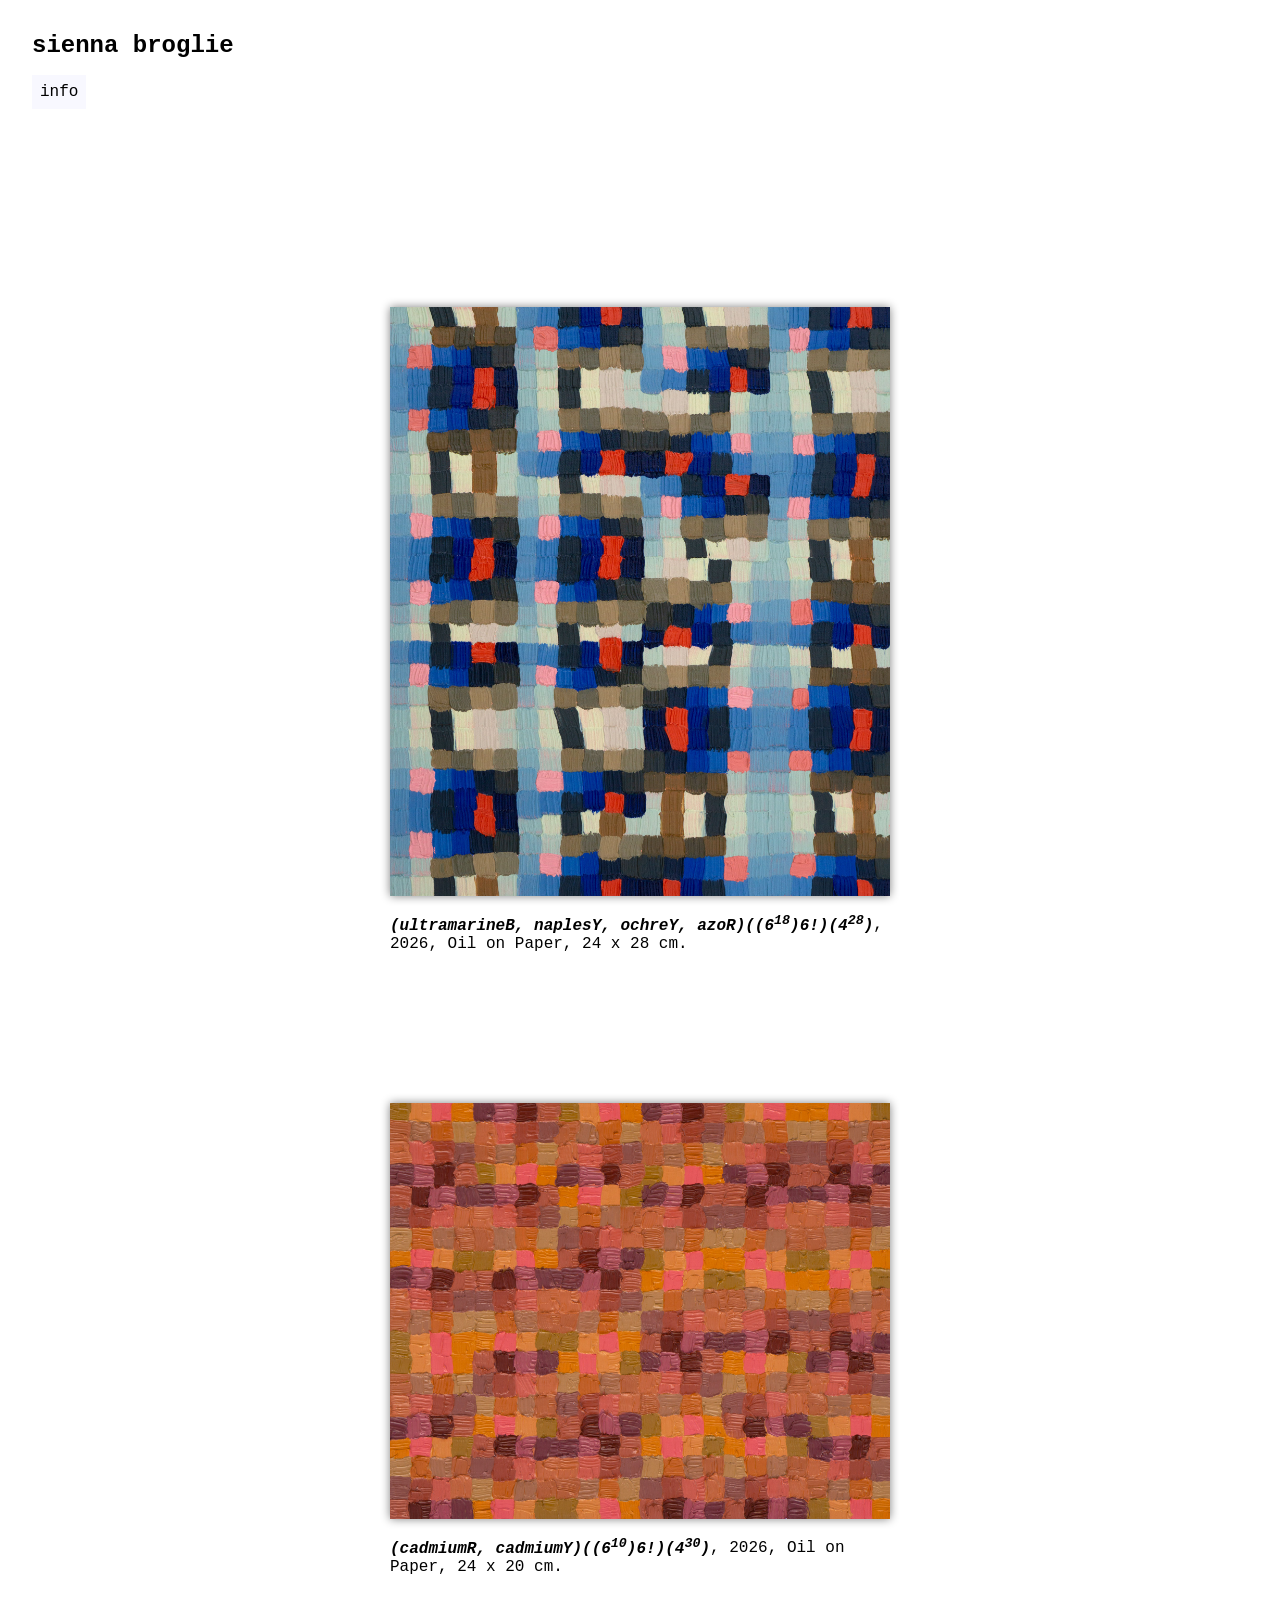
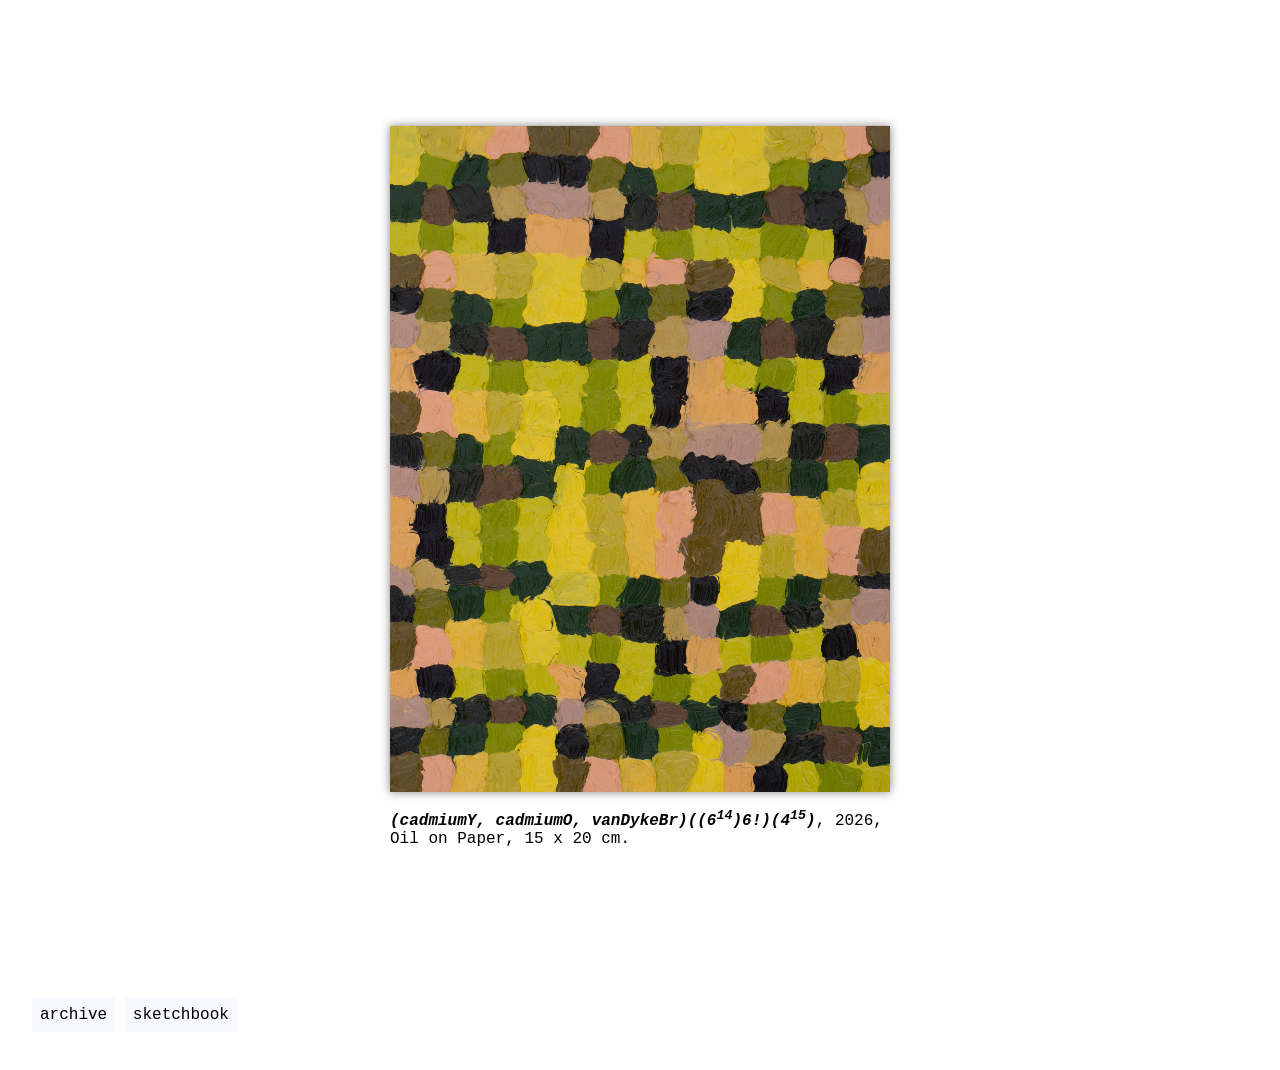
<file: index.html>
<!DOCTYPE html>
<html lang="en">
<head>
    <meta charset="UTF-8">
    <meta name="viewport" content="width=device-width, initial-scale=1.0">
    <link rel="stylesheet" href="styles.css">
    <title>Sienna Broglie</title>
</head>
<body class="work">
    <h2>sienna broglie</h1>
    <div class="menu-buttons">
        <!-- <button class="work" onclick="window.location.href='./documents/siennaBroglie_cv.pdf'">cv</button> -->
        <!-- <button class="work" onclick="window.location.href=''">artist statement</button> -->
        <!-- <button class="work" onclick="window.location.href='./pages/writings.html'">writings</button> -->
        <button class="work" onclick="window.location.href='./pages/info.html'">info</button>
    </div>
    <h1 class="invisible">Sienna Broglie Artwork</h1>
    <div class="image-container">
        <figure>
            <img class="scaled clickable-image shadow" src="./images/siennaBroglie_(ultramarineB, naplesY, ochreY, azoR).jpg" alt="(ultramarineB, naplesY, ochreY, azoR)((6^18)6!)(4^28), 2026, Oil on Paper, 24 x 28 cm.">
            <figcaption><i><b>(ultramarineB, naplesY, ochreY, azoR)((6<sup>18</sup>)6!)(4<sup>28</sup>)</i></b>, 2026, Oil on Paper, 24 x 28 cm.</figcaption>
        </figure>
        <figure>
            <img class="scaled clickable-image shadow" src="./images/siennaBroglie_(cadmiumR, cadmiumY).jpg" alt="(cadmiumR, cadmiumY)((6^10)6!)(4^30), 2026, Oil on Paper, 24 x 20 cm.">
            <figcaption><i><b>(cadmiumR, cadmiumY)((6<sup>10</sup>)6!)(4<sup>30</sup>)</i></b>, 2026, Oil on Paper, 24 x 20 cm.</figcaption>
        </figure>
        <figure>
            <img class="scaled clickable-image shadow" src="./images/siennaBroglie_(cadmiumY, cadmiumO, vanDykeBr).jpg" alt="(cadmiumY, cadmiumO, vanDykeBr)((6^14)6!)(4^15), 2026, Oil on Paper, 15 x 20 cm.">
            <figcaption><i><b>(cadmiumY, cadmiumO, vanDykeBr)((6<sup>14</sup>)6!)(4<sup>15</sup>)</i></b>, 2026, Oil on Paper, 15 x 20 cm.</figcaption>
        </figure>
    </div>
    <script>
        const images = document.querySelectorAll('.clickable-image');

        images.forEach(image => {
            image.addEventListener('click', function() {
                this.classList.toggle('enlarged');
            });
        });
    </script>
    <div class="standard">
        <button class="work" onclick="window.location.href='./pages/archive.html'">archive</button>
         <button class="work" onclick="window.location.href='./pages/sketchbook.html'">sketchbook</button>
    </div>
</body>
</html>
</file>
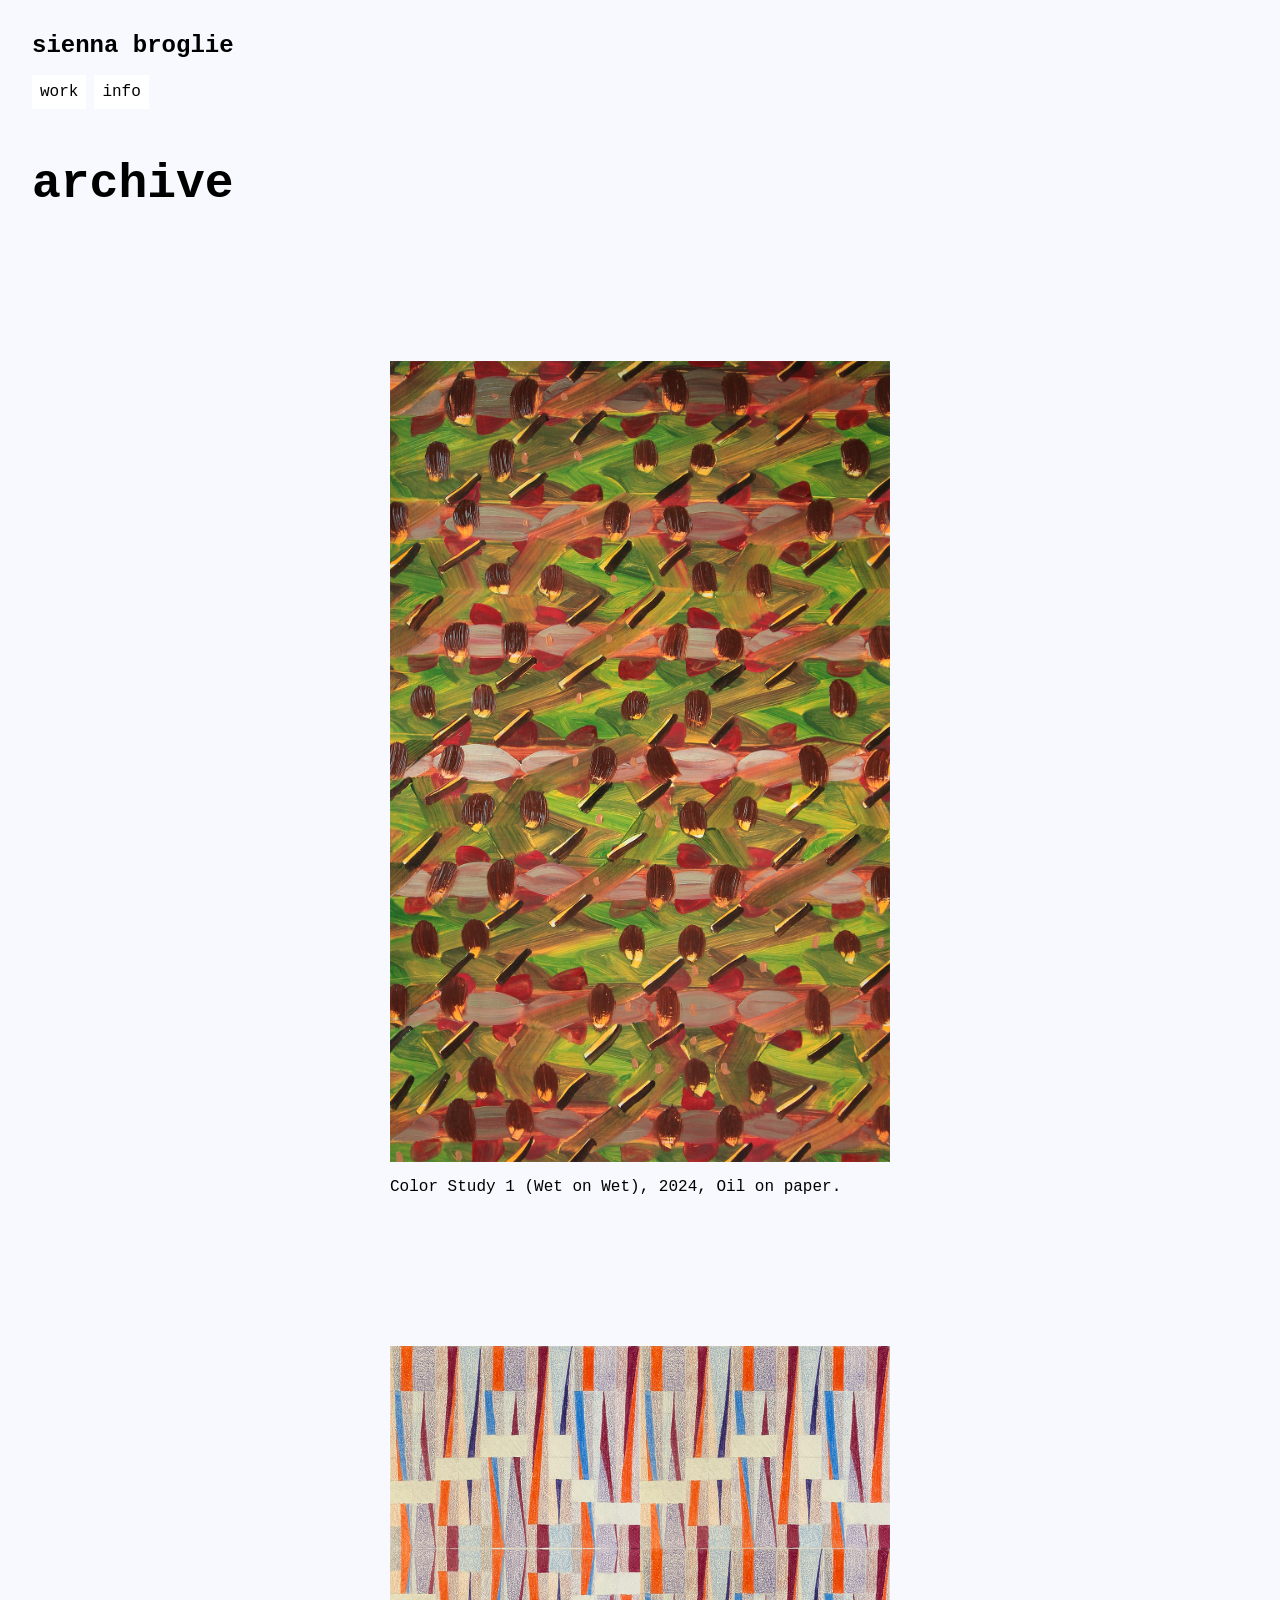
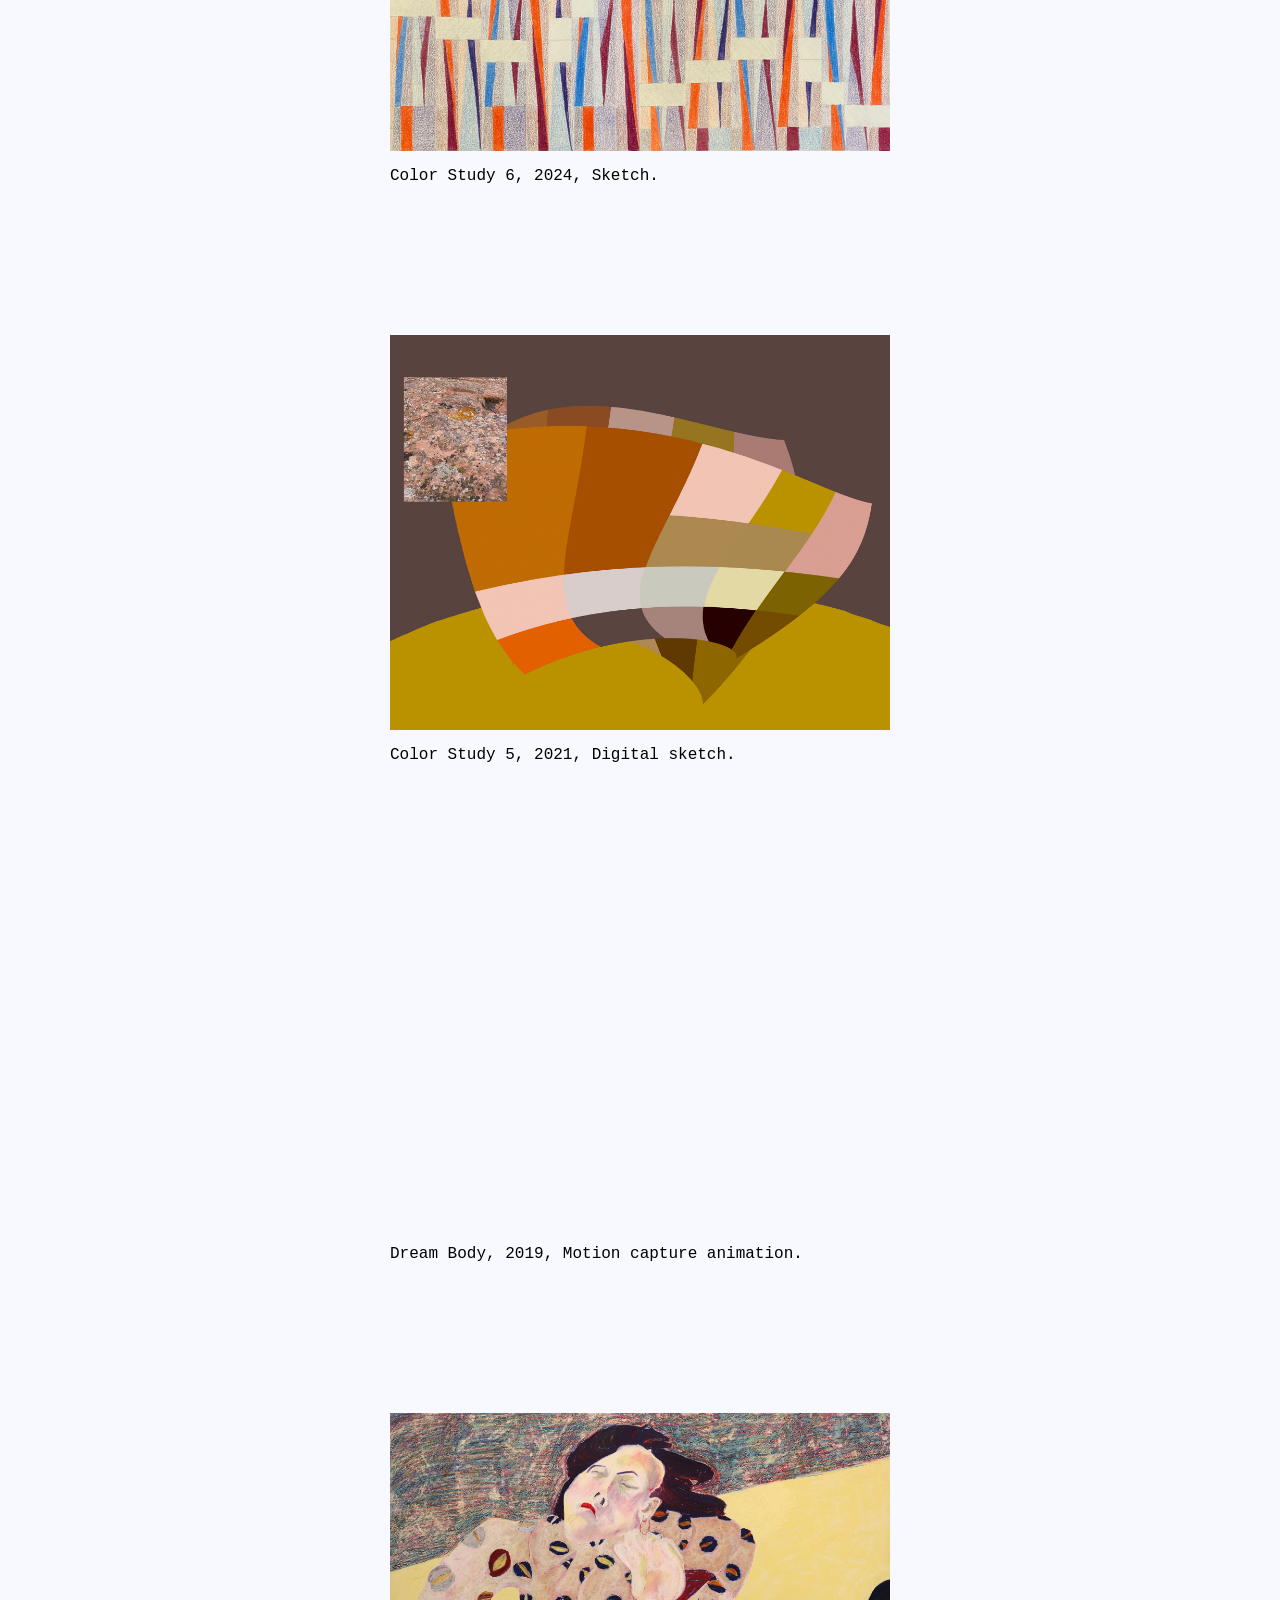
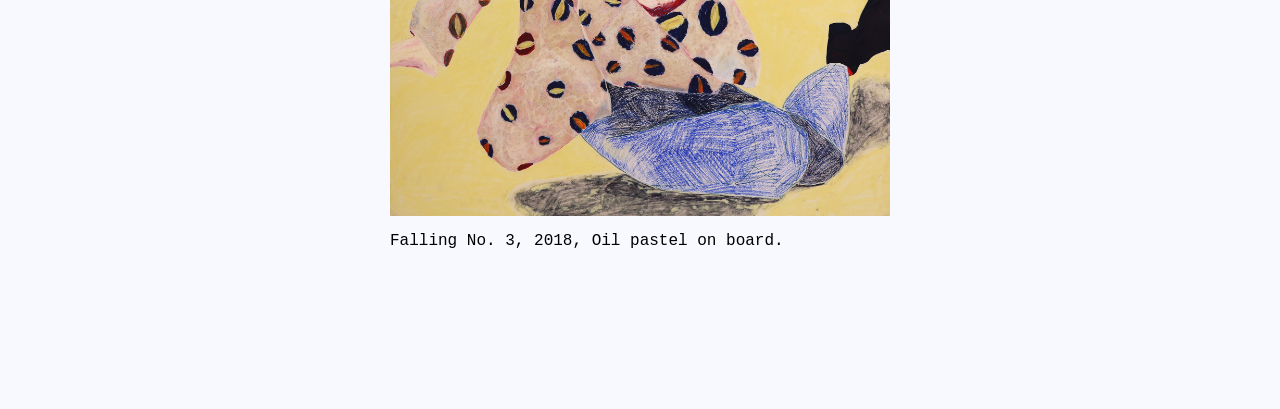
<file: pages/archive.html>
<!DOCTYPE html>
<html lang="en">
<head>
    <meta charset="UTF-8">
    <meta name="viewport" content="width=device-width, initial-scale=1.0">
    <link rel="stylesheet" href="../styles.css">
    <title>Archive | Sienna Broglie</title>
</head>
<body>
    <h2>sienna broglie</h2>
    <div class="menu-buttons">
        <button onclick="window.location.href='../index.html'">work</button>
        <!-- <button onclick="window.location.href='../documents/siennaBroglie_cv.pdf'">cv</button> -->
        <!-- <button onclick="window.location.href=''">artist statement</button> -->
        <!-- <button onclick="window.location.href='../pages/writings.html'">writings</button> -->
        <button onclick="window.location.href='../pages/info.html'">info</button>
    </div>
    <h1>archive</h1>
    <div class="image-container">
        <figure>
            <img class="scaled" src="../images/archive/siennaBroglie_colorStudyWet1-2024.jpg" alt="Color Study 1 (Wet on Wet), 2024, Oil on paper.">
            <figcaption>Color Study 1 (Wet on Wet), 2024, Oil on paper.</figcaption>
        </figure>
        <figure>
            <img class="scaled" src="../images/archive/siennaBroglie_colorStudy6-sketch.jpg" alt="Color Study 6, 2024, Sketch.">
            <figcaption>Color Study 6, 2024, Sketch.</figcaption>
        </figure>
        <figure>
            <img class="scaled" src="../images/archive/siennaBroglie_colorStudy5-2021.jpg" alt="Color Study 5, 2021, Digital sketch.">
            <figcaption>Color Study 5, 2021, Digital sketch.</figcaption>
        </figure>
        <figure>
            <iframe width="560" height="315" src="https://www.youtube.com/embed/yW1kDv7Im9c?si=hx1i54AlZeRil5bA" title="YouTube video player" frameborder="0" allow="accelerometer; autoplay; clipboard-write; encrypted-media; gyroscope; picture-in-picture; web-share" referrerpolicy="strict-origin-when-cross-origin" allowfullscreen alt="Dream Body video, motion capture animation, 2019"></iframe>
            <figcaption>Dream Body, 2019, Motion capture animation.</figcaption>
        </figure>
        <figure>
            <img class="scaled" src="../images/archive/siennaBroglie_FallingNo3-2018.jpg" alt="Falling No. 3, 2018, Oil pastel.">
            <figcaption>Falling No. 3, 2018, Oil pastel on board.</figcaption>
        </figure>
    </div>
</body>
</html>
</file>
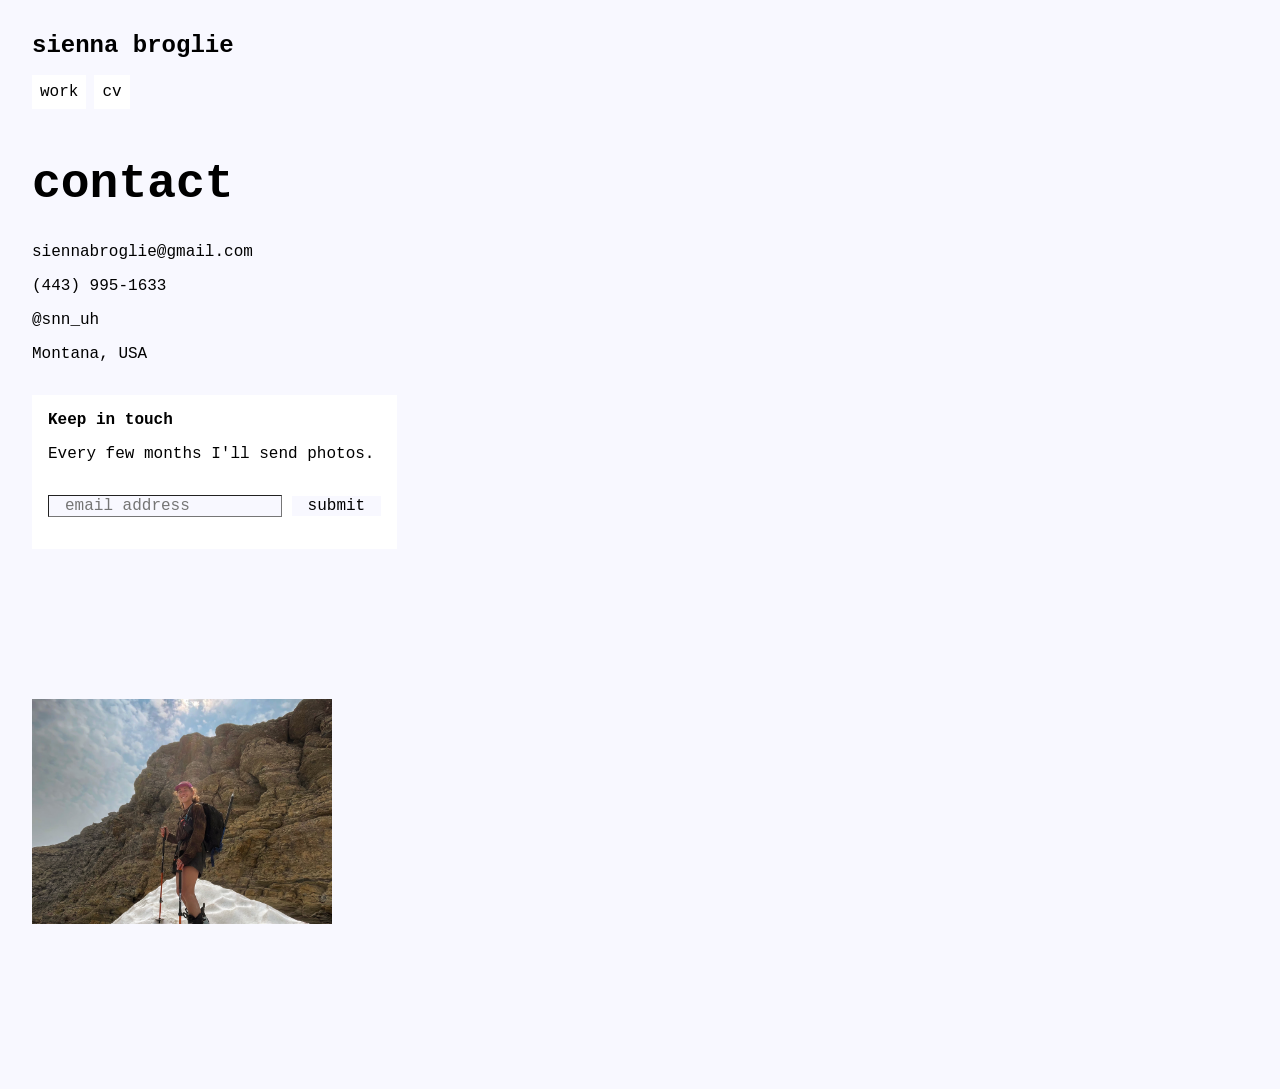
<file: pages/contact.html>
<!DOCTYPE html>
<html lang="en">
<head>
    <meta charset="UTF-8">
    <meta name="viewport" content="width=device-width, initial-scale=1.0">
    <link rel="stylesheet" href="../styles.css">
    <title>Contact | Sienna Broglie</title>
</head>
<body>
    <h2>sienna broglie</h2>
    <div class="menu-buttons">
        <button onclick="window.location.href='../index.html'">work</button>
        <button onclick="window.location.href='../documents/siennaBroglie_cv.pdf'">cv</button>
        <!-- <button onclick="window.location.href=''">artist statement</button> -->
        <!-- <button onclick="window.location.href='../pages/writings.html'">writings</button> -->
    </div>
    <h1>cont<!-- ignore -->act</h1>
    <div class="standard">
        <p>siennabroglie<!-- ignore -->@<!-- ignore -->gmail.com</p>
        <p>(443)<!-- ignore --> 995-<!-- ignore -->1633</p>
        <p>@<!-- ignore -->snn_<!-- ignore -->uh</p>
        <p>Montana, USA</p>
        </div>
    <div class="standard">
        <form id="email-form">
            <label>Keep in touch</label>
            <p>Every few months I'll send photos.</p>
            <input type="text" placeholder="email address" name="email" id="email">
            <input type="submit" value="submit"></input>
        </form>
    </div>
    <div id="response-message"></div>
    <script>
        const form = document.getElementById('email-form');
        const responseMessage = document.getElementById('response-message');

        form.addEventListener('submit', function(e) {
            e.preventDefault();

            const scriptURL = 'https://script.google.com/macros/s/AKfycbxdk7gcJB9ZP72Q2zbtLE38D4VvC12ZfFypO5H1pYulHud2YDajFIKQPt50U_HmV4r2/exec';
            const formData = new FormData(form);

            responseMessage.textContent = 'Submitting...';

            fetch(scriptURL, { method: 'POST', body: formData })
                .then(response => response.json())
                .then(data => {
                    if (data.result === 'success') {
                        responseMessage.textContent = 'Success. Your email was added to my list.';
                        form.reset();
                    } else {
                        throw new Error('Form submission failed');
                    }
                })
                .catch(error => {
                    console.error('Error!', error.message);
                    responseMessage.textContent = 'An error occurred. Please try again.';
                });
        })
    </script>
    <div>
        <figure>
            <img class="contact" src="../images/contact/siennaBroglie_contact.jpg" alt="Photo of Sienna standing on a patch of snow in the mountains on a sunny spring day.">
        </figure>
    </div>
</body>
</html>
</file>
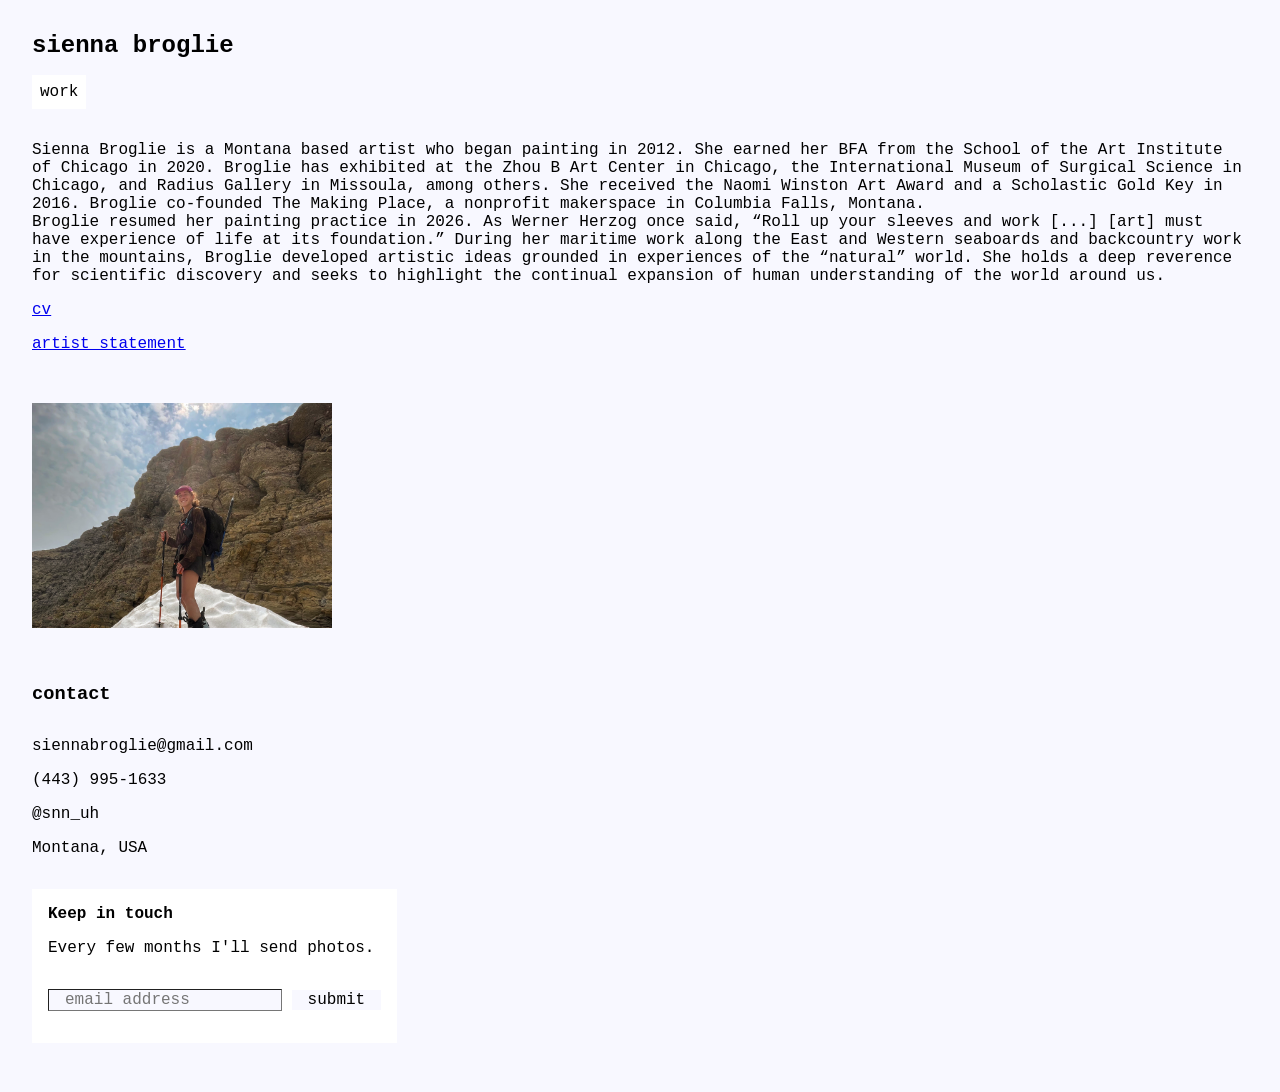
<file: pages/info.html>
<!DOCTYPE html>
<html lang="en">
<head>
    <meta charset="UTF-8">
    <meta name="viewport" content="width=device-width, initial-scale=1.0">
    <link rel="stylesheet" href="../styles.css">
    <title>Info | Sienna Broglie</title>
</head>
<body>
    <h2>sienna broglie</h2>
    <div class="menu-buttons">
        <button onclick="window.location.href='../index.html'">work</button>
        <!-- <button onclick="window.location.href='../documents/siennaBroglie_cv.pdf'">cv</button> -->
        <!-- <button onclick="window.location.href=''">artist statement</button> -->
        <!-- <button onclick="window.location.href='../pages/writings.html'">writings</button> -->
    </div>
    <div class="standard">
        <p>
            Sienna Broglie is a Montana based artist who began painting in 2012. She earned her BFA from the School of the Art Institute of Chicago in 2020. Broglie has exhibited at the Zhou B Art Center in Chicago, the International Museum of Surgical Science in Chicago, and Radius Gallery in Missoula, among others. She received the Naomi Winston Art Award and a Scholastic Gold Key in 2016. Broglie co-founded The Making Place, a nonprofit makerspace in Columbia Falls, Montana.<br>
            Broglie resumed her painting practice in 2026. As Werner Herzog once said, “Roll up your sleeves and work [...] [art] must have experience of life at its foundation.” During her maritime work along the East and Western seaboards and backcountry work in the mountains, Broglie developed artistic ideas grounded in experiences of the “natural” world. She holds a deep reverence for scientific discovery and seeks to highlight the continual expansion of human understanding of the world around us.
        </p>
    </div>
    <p><a href ="../documents/siennaBroglie_cv.pdf">cv</a></p>
    <p><a href ="../documents/siennaBroglie_artistStatement.pdf">artist statement</a></p>
    <div>
        <figure class="info">
            <img class="contact" src="../images/contact/siennaBroglie_contact.jpg" alt="Photo of Sienna standing on a patch of snow in the mountains on a sunny spring day.">
        </figure>
    </div>
    <h3>cont<!-- ignore -->act</h3>
    <div class="standard">
        <p>siennabroglie<!-- ignore -->@<!-- ignore -->gmail.com</p>
        <p>(443)<!-- ignore --> 995-<!-- ignore -->1633</p>
        <p>@<!-- ignore -->snn_<!-- ignore -->uh</p>
        <p>Montana, USA</p>
        </div>
    <div class="standard">
        <form id="email-form">
            <label>Keep in touch</label>
            <p>Every few months I'll send photos.</p>
            <input type="text" placeholder="email address" name="email" id="email">
            <input type="submit" value="submit"></input>
        </form>
    </div>
    <div id="response-message"></div>
    <script>
        const form = document.getElementById('email-form');
        const responseMessage = document.getElementById('response-message');

        form.addEventListener('submit', function(e) {
            e.preventDefault();

            const scriptURL = 'https://script.google.com/macros/s/AKfycbxdk7gcJB9ZP72Q2zbtLE38D4VvC12ZfFypO5H1pYulHud2YDajFIKQPt50U_HmV4r2/exec';
            const formData = new FormData(form);

            responseMessage.textContent = 'Submitting...';

            fetch(scriptURL, { method: 'POST', body: formData })
                .then(response => response.json())
                .then(data => {
                    if (data.result === 'success') {
                        responseMessage.textContent = 'Success. Your email was added to my list.';
                        form.reset();
                    } else {
                        throw new Error('Form submission failed');
                    }
                })
                .catch(error => {
                    console.error('Error!', error.message);
                    responseMessage.textContent = 'An error occurred. Please try again.';
                });
        })
    </script>
</body>
</html>
</file>
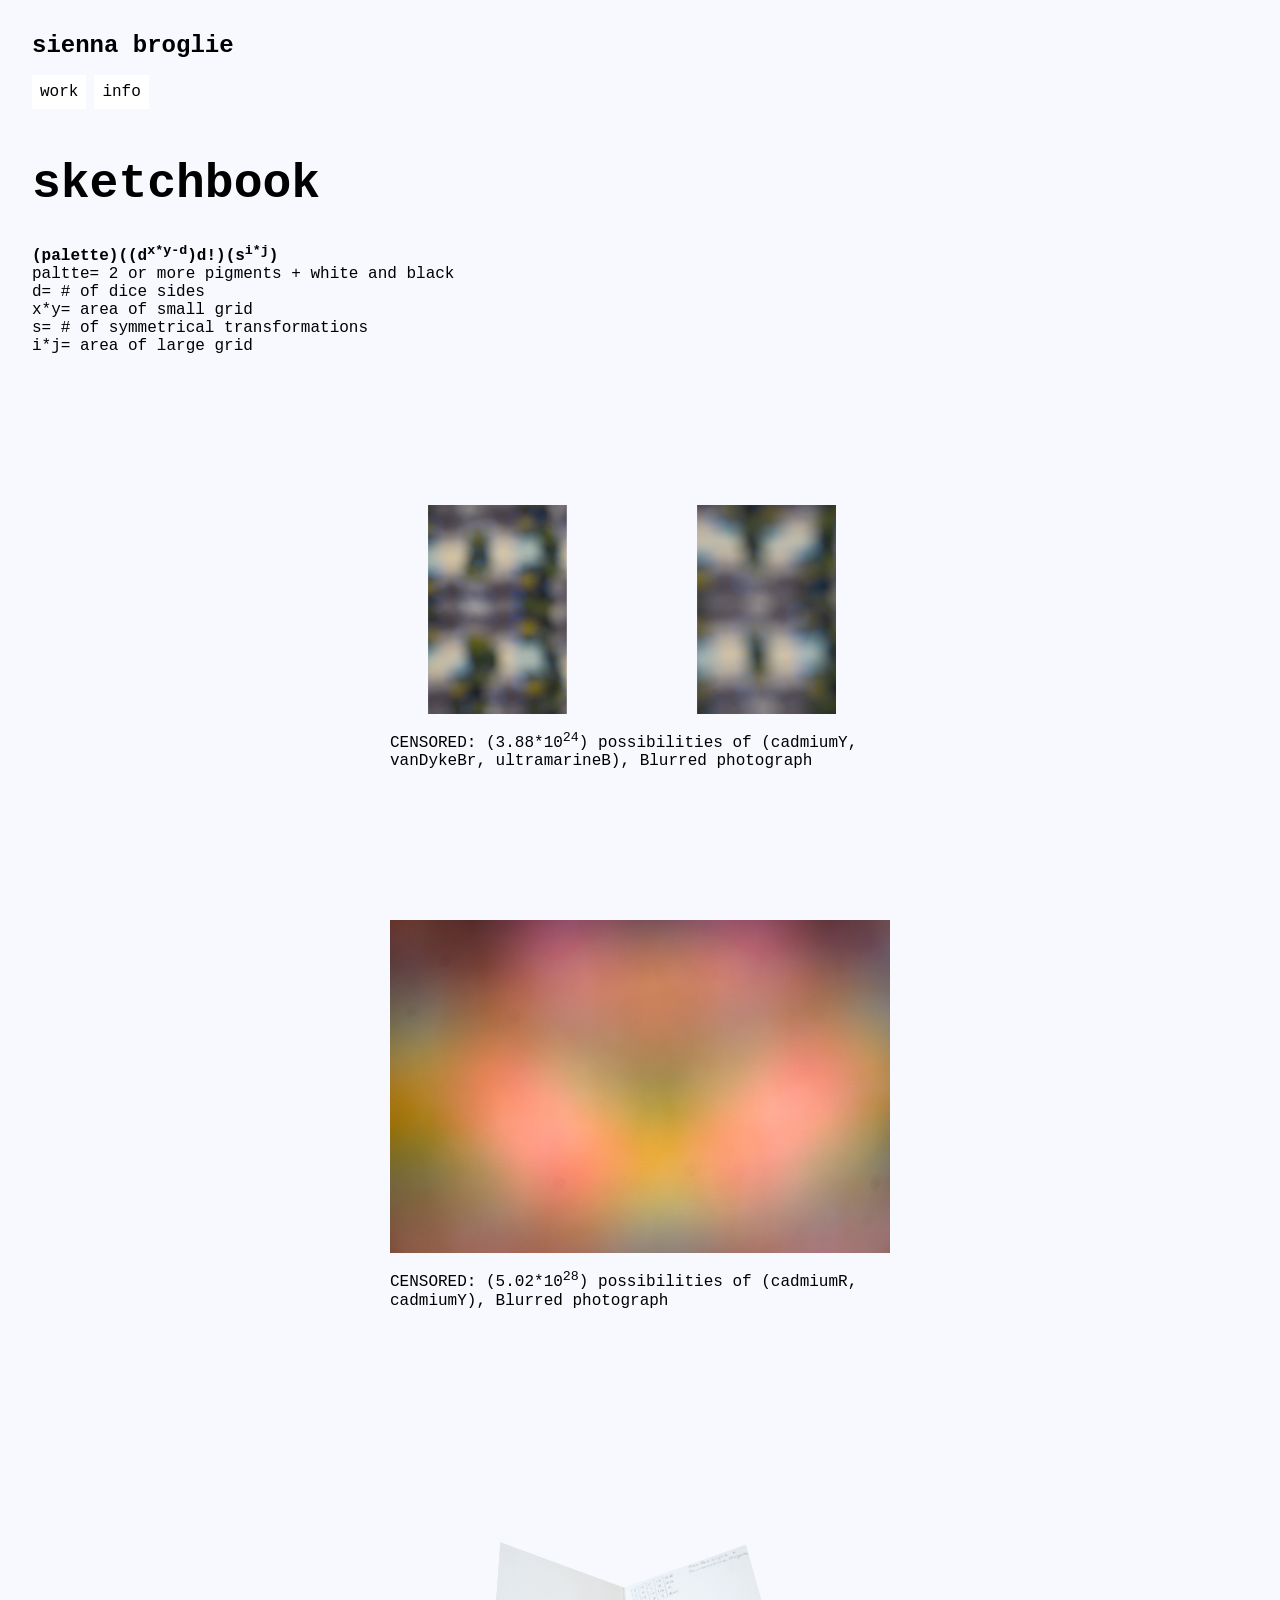
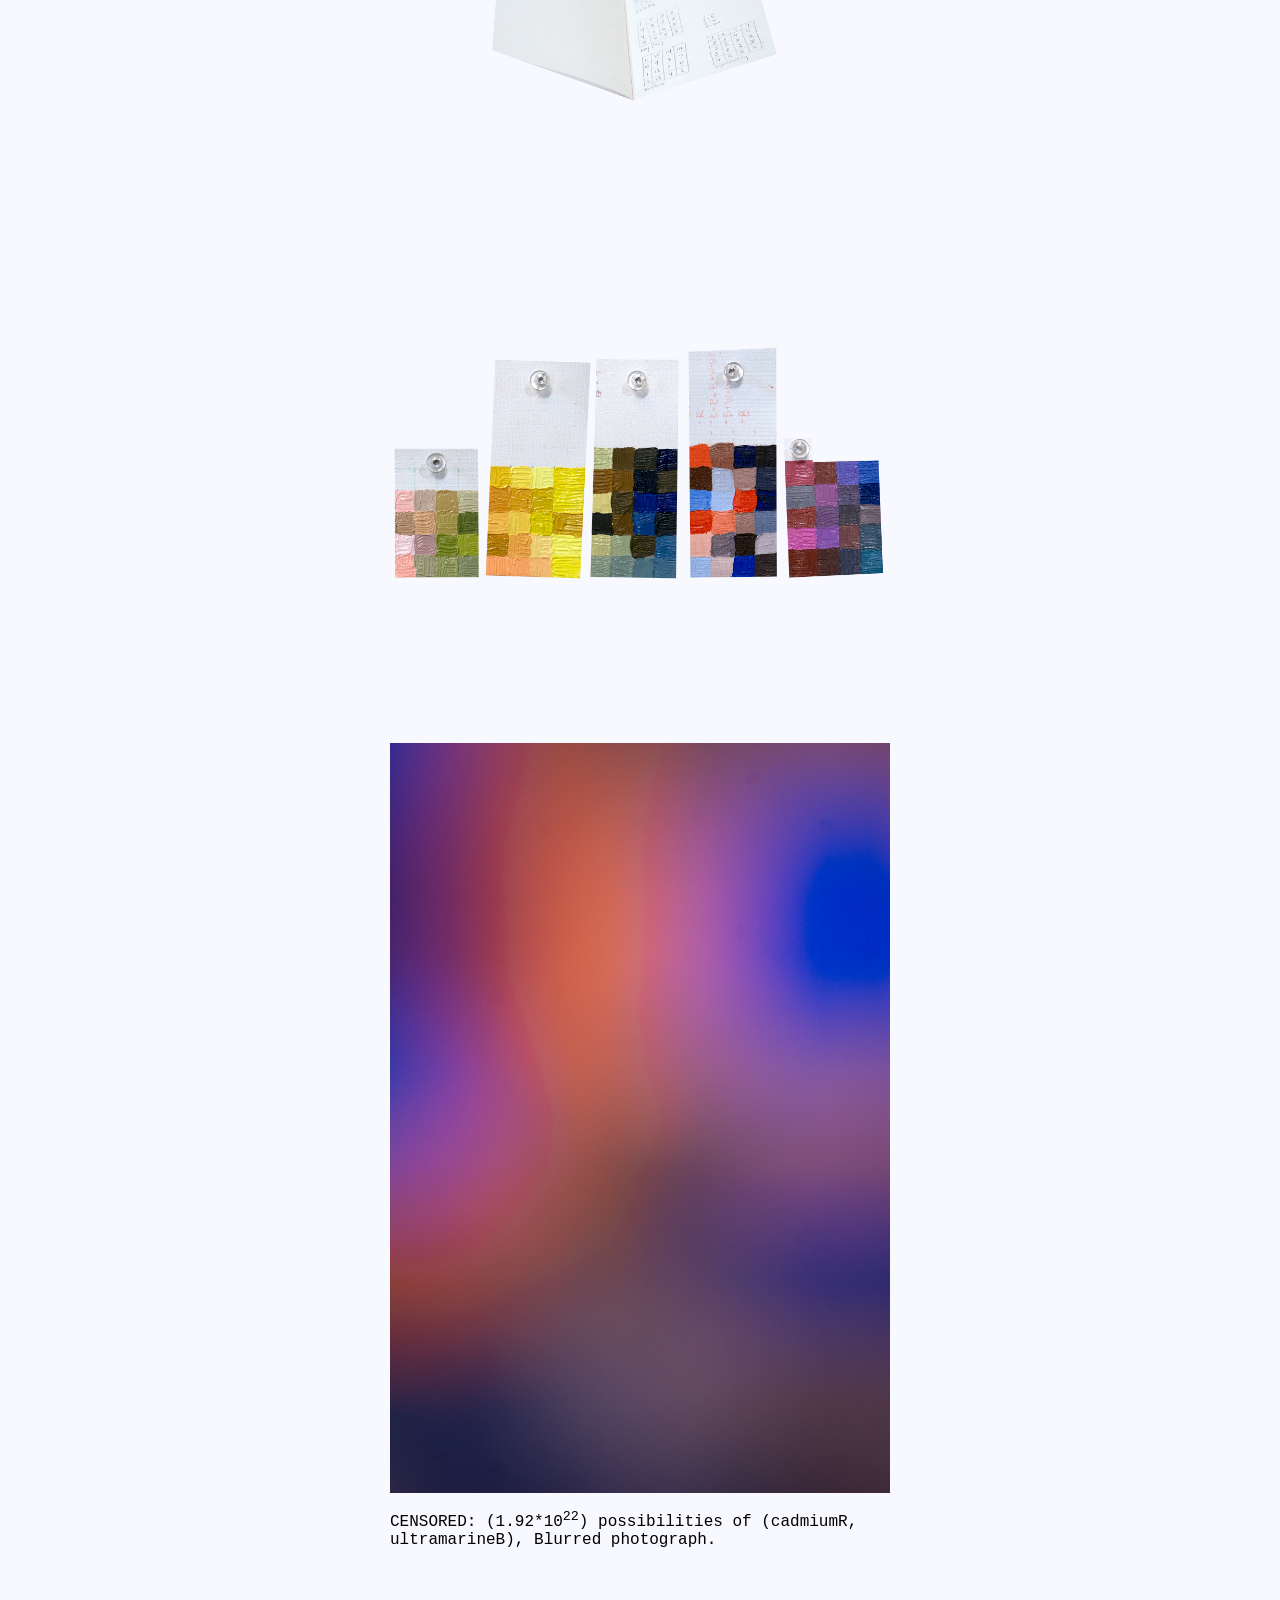
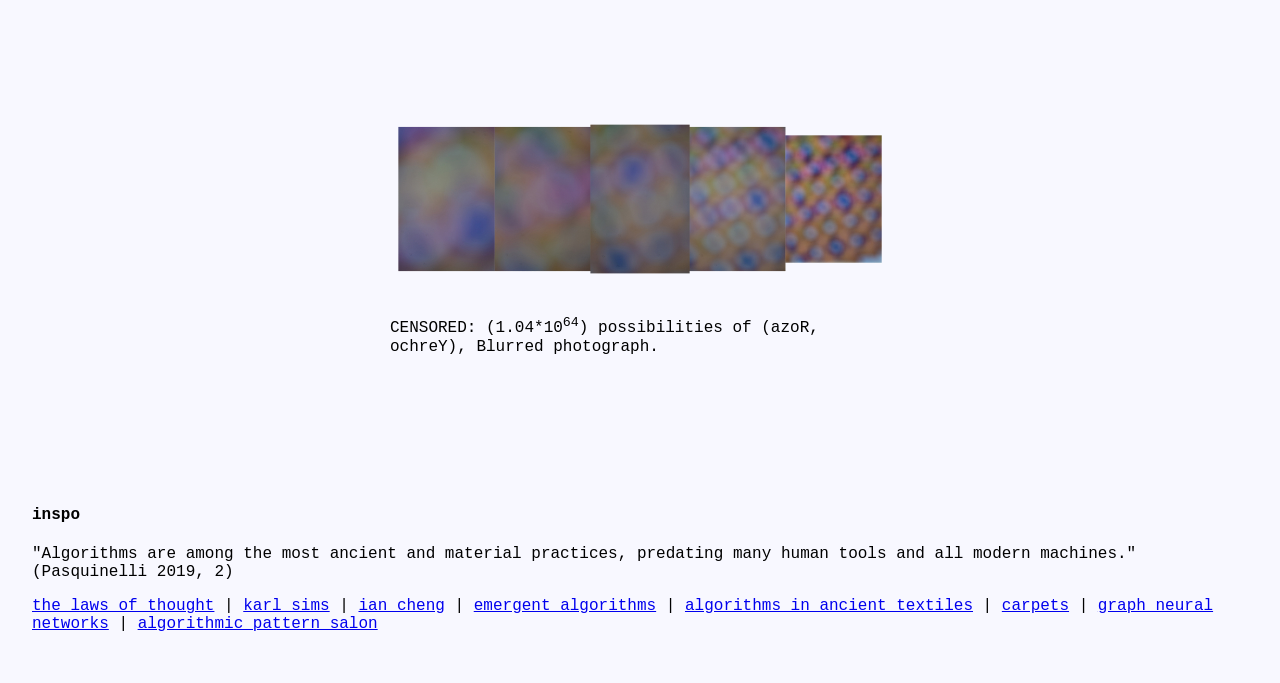
<file: pages/sketchbook.html>
<!DOCTYPE html>
<html lang="en">
<head>
    <meta charset="UTF-8">
    <meta name="viewport" content="width=device-width, initial-scale=1.0">
    <link rel="stylesheet" href="../styles.css">
    <title>Sketchbook | Sienna Broglie</title>
</head>
<body>
    <h2>sienna broglie</h2>
    <div class="menu-buttons">
        <button onclick="window.location.href='../index.html'">work</button>
        <!-- <button onclick="window.location.href='../documents/siennaBroglie_cv.pdf'">cv</button> -->
        <!-- <button onclick="window.location.href=''">artist statement</button> -->
        <!-- <button onclick="window.location.href='../pages/writings.html'">writings</button> -->
        <button onclick="window.location.href='../pages/info.html'">info</button>
    </div>
    <h1>sketchbook</h1>
    <div class="image-container">
        <p>
            <b>(palette)((d<sup>x*y-d</sup>)d!)(s<sup>i*j</sup>)</b><br>
                paltte= 2 or more pigments + white and black<br>
                d= # of dice sides<br>
                x*y= area of small grid<br>
                s= # of symmetrical transformations<br>
                i*j= area of large grid
        </p>
        <figure>
            <img class="scaled" src="../images/sketchbook/siennaBroglie_(cadmiumY, vanDykeBr, ultramarineB)_censored.jpg" alt="CENSORED: (3.88*10^24) possibilities of (cadmiumY, vanDykeBr, ultramarineB), Blurred photograph">
            <figcaption>CENSORED: (3.88*10<sup>24</sup>) possibilities of (cadmiumY, vanDykeBr, ultramarineB), Blurred photograph</figcaption>
        </figure>
        <figure>
            <img class="scaled" src="../images/sketchbook/siennaBroglie_(cadmiumR, cadmiumY)_censored.jpg" alt="CENSORED: (5.02*10^28) possibilities of (cadmiumR, cadmiumY), Blurred photograph">
            <figcaption>CENSORED: (5.02*10<sup>28</sup>) possibilities of (cadmiumR, cadmiumY), Blurred photograph</figcaption>
        </figure>
        <figure>
            <img class="scaled" src="../images/sketchbook/siennaBroglie_(quinacrodoneM, cadmiumY)_formula.jpg" alt="Sketchbook page with formula for grided painting.">
        </figure>
        <figure>
            <img class="scaled" src="../images/sketchbook/siennaBroglie_colorMatrixTests.jpg" alt="Row of small test color matrixes.">
        </figure>
        <figure>
            <img class="scaled" src="../images/sketchbook/siennaBroglie_(cadmiumR, ultramarineB)_censored.jpg" alt="CENSORED: (1.92*10^22) possibilities of (cadmiumR, ultramarineB), Blurred photograph.">
            <figcaption>CENSORED: (1.92*10<sup>22</sup>) possibilities of (cadmiumR, ultramarineB), Blurred photograph.</figcaption>
        </figure>
        <figure>
            <img class="scaled" src="../images/sketchbook/siennaBroglie_(azoR, ochreY)_censored.jpg" alt="CENSORED: (1.04*10^64) possibilities of (azoR, ochreY), Blurred photograph.">
            <figcaption>CENSORED: (1.04*10<sup>64</sup>) possibilities of (azoR, ochreY), Blurred photograph.</figcaption>
        </figure>
        <h4>inspo</h4>
        <p>"Algorithms are among the most ancient and material practices, predating many human tools and all modern machines." (Pasquinelli 2019, 2)</p>
        <p>
        <a href="https://www.goodreads.com/en/book/show/231127455-the-laws-of-thought">the laws of thought</a> | 
        <a href="https://www.karlsims.com/evolved-virtual-creatures.html">karl sims</a> | 
        <a href="https://iancheng.com/emissaries">ian cheng</a> | 
        <a href="https://images-eflux.b-cdn.net/assets/3d66717f-af69-4354-a925-3f0c004e1e04">emergent algorithms</a> | 
        <a href="https://eprints.illc.uva.nl/id/eprint/1616/2/MoL-2018-06.text.pdf">algorithms in ancient textiles</a> | 
        <a href="https://www.artoftheancestors.com/blog/mak-textiles-carpets-collection">carpets</a> | 
        <a href="https://distill.pub/2021/gnn-intro/">graph neural networks</a> | 
        <a href="https://alpaca.pubpub.org/2023">algorithmic pattern salon</a>
        </p>
    </div>
</body>
</html>
</file>
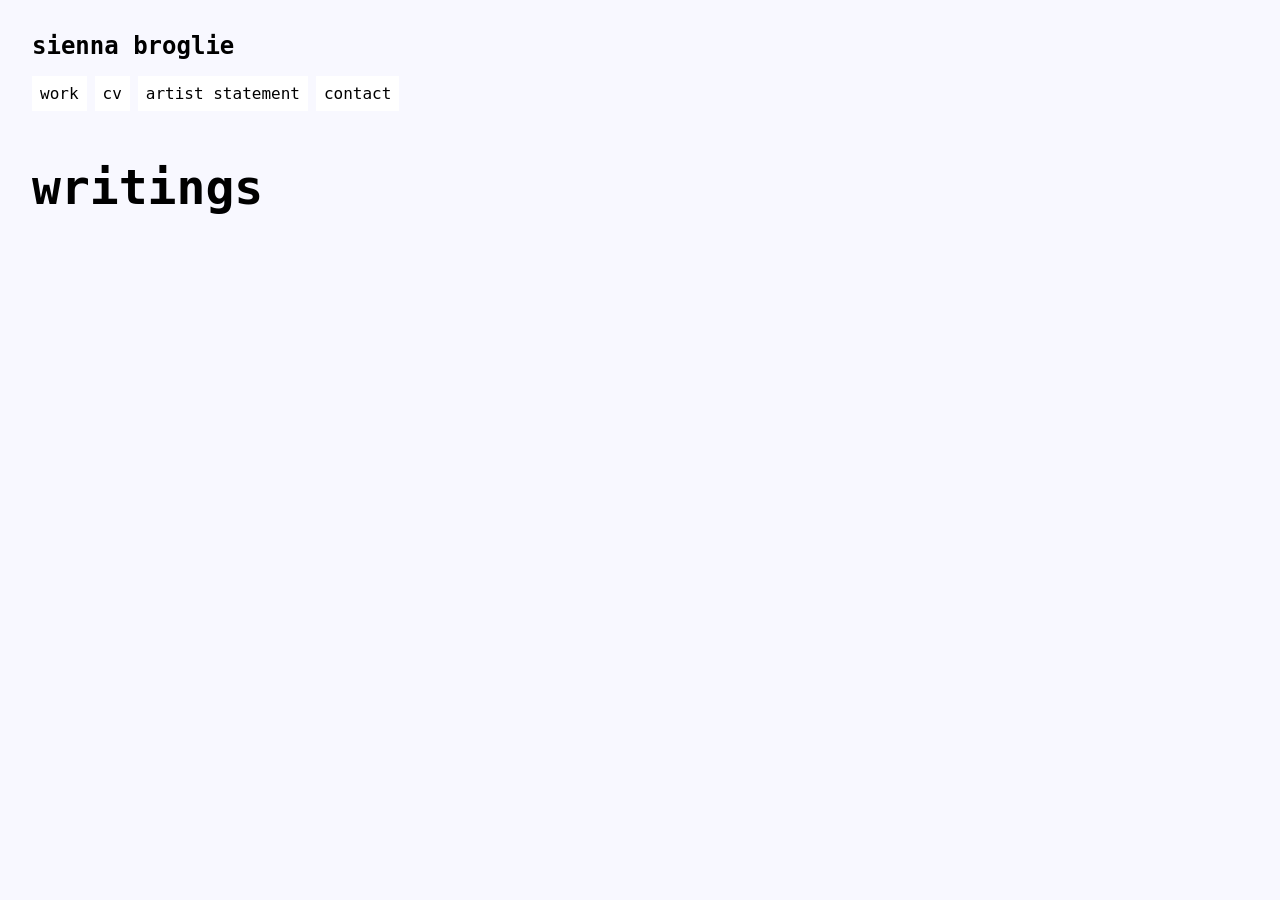
<file: pages/writings.html>
<!DOCTYPE html>
<html lang="en">
<head>
    <meta charset="UTF-8">
    <meta name="viewport" content="width=device-width, initial-scale=1.0">
    <link rel="stylesheet" href="../styles.css">
    <title>Writings | Sienna Broglie</title>
</head>
<body>
    <h2>sienna broglie</h2>
    <div class="menu-buttons">
        <button onclick="window.location.href='../index.html'">work</button>
        <button onclick="window.location.href='../documents/siennaBroglie_cv.pdf'">cv</button>
        <button onclick="window.location.href=''">artist statement</button>
        <button onclick="window.location.href='../pages/contact.html'">contact</button>
    </div>
    <h1>writings</h1>
    <div class="standard">
    </div>
</body>
</html>
</file>
<file: styles.css>
body.work {
    margin: 2rem 2rem;
    font-family: Consolas, Inconsolata, Monaco, monospace;
    background-color: white;
}
body {
    margin: 2rem 2rem;
    font-family: Consolas, Inconsolata, Monaco, monospace;
    background-color: ghostwhite;
}
h1 {
    margin: 3rem 0 2rem;
    font-size: 3rem;
}
h1.invisible {
    color: white;
    font-size: 0rem;
}
h2 {
    margin: 2rem 0 1rem;
}
p {
    margin: 1rem 0 1rem;
}
button.work {
    background-color: ghostwhite;
    color: black;
    border: none;
    font-family: Consolas, Inconsolata, Monaco, monospace;
    font-size: 1rem;
    padding: 0.5rem 0.5rem;
    text-align: center;
    display:inline-block;
    cursor: pointer;
}
button {
    background-color: white;
    color: black;
    border: none;
    font-family: Consolas, Inconsolata, Monaco, monospace;
    font-size: 1rem;
    padding: 0.5rem 0.5rem;
    text-align: center;
    display:inline-block;
    cursor: pointer;
}
div.standard {
    margin: 2rem 0 1rem;
}
div.menu-buttons {
    display: flex;
    align-content: flex-start;
    flex-wrap: wrap;
    gap: 0.5rem;
}
div.image-container {
    display: block;
    margin-bottom: 2rem;
}
figure {
    display: block;
    width: 100%;
    margin: 150px auto;
}
figure.info {
    display: block;
    width: 100%;
    margin: 50px auto;
}
iframe {
    display: block;
    width: 100%;
    max-width: 500px;
    margin: 0 auto
}
figcaption {
    display: block;
    width: 100%;
    max-width: 500px;
    margin: 1rem auto 0;
    text-align: left;
}
img.scaled {
    display: block;
    width: 100%;
    max-width: 500px;
    margin: 0 auto;
}
img.contact {
    width: 50%;
    max-width: 300px;
    margin: 0 auto;
}
img.clickable-image {
    cursor: pointer;
    transition: transform 0.2s ease-in-out;
}
img.clickable-image.enlarged {
    max-width: 100%;
}
img.shadow {
    filter: drop-shadow(0.5px 0.5px 5px grey)
}
form  {
    background-color: white;
    width: fit-content;
    margin: 2rem 0 1rem;
    padding: 1rem 1rem;
    font-family: Consolas, Inconsolata, Monaco, monospace;
}
form label {
    margin: 1rem 0 1rem;
    font-weight: 700;
}
form input[type="text"] {
    background-color: ghostwhite;
    margin: 1rem 0 1rem;
    padding: .05rem 1rem;
    font-family: Consolas, Inconsolata, Monaco, monospace;
    font-size: 1rem;
    border-width: thin;
}
form input[type="submit"] {
    background-color: ghostwhite;
    border: none;
    margin: 1rem 0 1rem;
    padding: .07rem 1rem;
    text-align: center;
    font-family: Consolas, Inconsolata, Monaco, monospace;
    font-size: 1rem;
    color: black;
    cursor: pointer;
}
</file>
